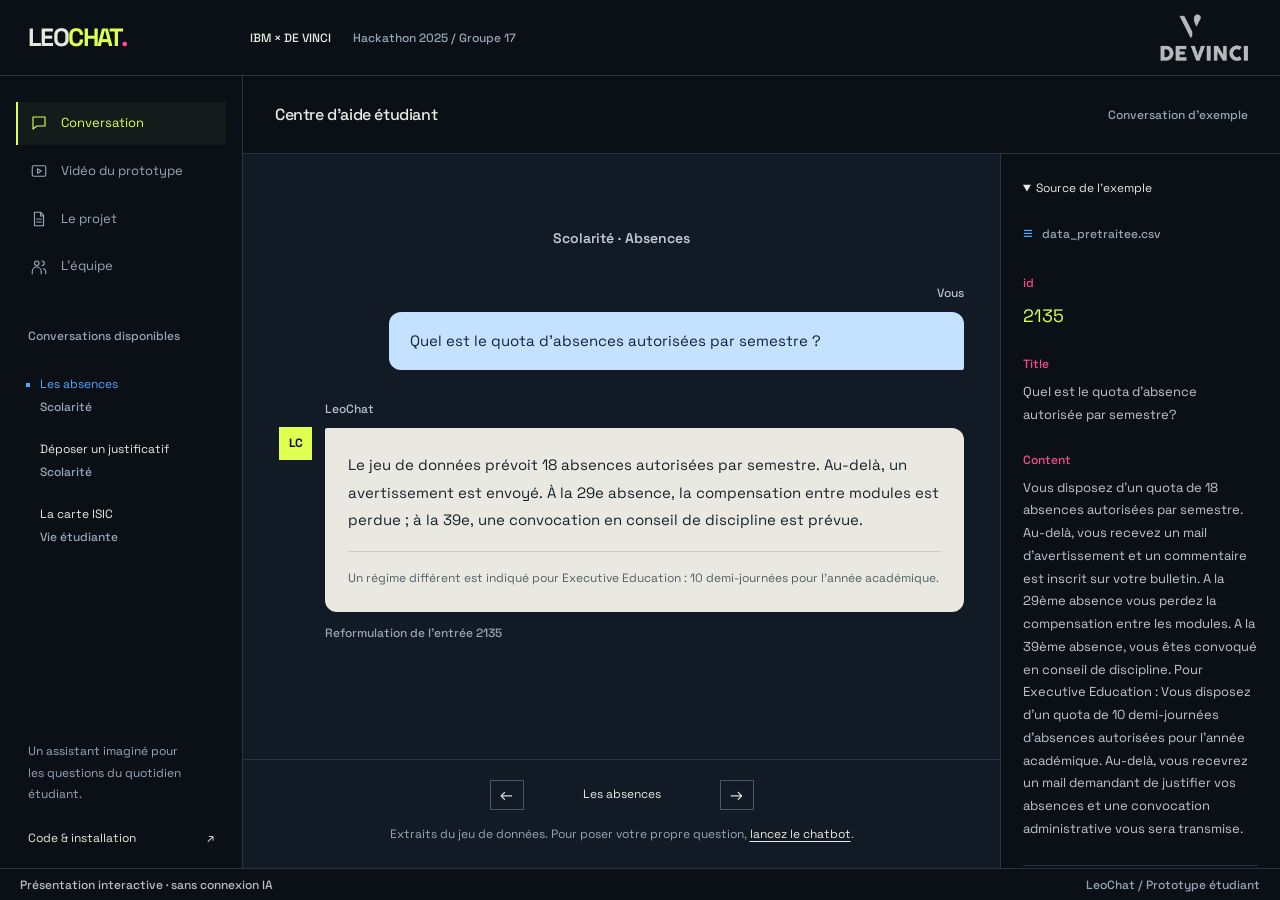
<file: docs/index.html>
<!doctype html>
<html lang="fr">
<head>
  <meta charset="utf-8">
  <meta name="viewport" content="width=device-width, initial-scale=1">
  <meta name="theme-color" content="#0b1017">
  <meta name="description" content="Explorez le prototype LeoChat du hackathon IBM × De Vinci : conversations d’exemple, sources, démonstration et équipe.">
  <title>LeoChat — Explorer le prototype</title>
  <link rel="icon" href="assets/favicon.svg" type="image/svg+xml">
  <link rel="stylesheet" href="styles.css">
  <script src="app.js" defer></script>
</head>
<body>
<a class="skip-link" href="#workspace">Aller au contenu</a>
<div class="app">
  <header class="app-header">
    <a class="brand" href="#conversation" aria-label="LeoChat, conversation">LEO<span>CHAT</span><span class="brand-period">.</span></a>
    <div class="project-context"><span>IBM × DE VINCI</span><span>Hackathon 2025 / Groupe 17</span></div>
    <img src="assets/logo-pole-leonard.png" alt="Pôle Léonard de Vinci" width="96">
  </header>
  <h1 class="sr-only">Explorer le prototype LeoChat</h1>
  <div class="app-body">
    <aside class="sidebar">
      <nav aria-label="Explorer le projet">
        <a class="view-link active" href="#conversation" data-view="conversation" aria-current="page"><svg class="nav-icon" aria-hidden="true" viewBox="0 0 24 24"><path d="M4 4h16v12H9l-5 4V4Z"/></svg>Conversation</a>
        <a class="view-link" href="#demo" data-view="demo"><svg class="nav-icon" aria-hidden="true" viewBox="0 0 24 24"><rect x="3" y="5" width="18" height="14" rx="2"/><path d="m10 9 5 3-5 3Z"/></svg>Vidéo du prototype</a>
        <a class="view-link" href="#projet" data-view="projet"><svg class="nav-icon" aria-hidden="true" viewBox="0 0 24 24"><path d="M6 3h8l4 4v14H6V3Zm8 0v5h4M9 12h6M9 16h6"/></svg>Le projet</a>
        <a class="view-link" href="#equipe" data-view="equipe"><svg class="nav-icon" aria-hidden="true" viewBox="0 0 24 24"><circle cx="9" cy="7" r="3"/><path d="M3 21v-3a6 6 0 0 1 12 0v3m1-17a3 3 0 0 1 0 6m2 4a5 5 0 0 1 3 4v3"/></svg>L’équipe</a>
      </nav>
      <div class="sidebar-questions">
        <p class="sidebar-label">Conversations disponibles</p>
        <button class="scenario active" type="button" data-scenario="absence" aria-pressed="true"><span>Les absences</span><small>Scolarité</small></button>
        <button class="scenario" type="button" data-scenario="justificatif" aria-pressed="false"><span>Déposer un justificatif</span><small>Scolarité</small></button>
        <button class="scenario" type="button" data-scenario="isic" aria-pressed="false"><span>La carte ISIC</span><small>Vie étudiante</small></button>
      </div>
      <div class="sidebar-bottom"><p>Un assistant imaginé pour les questions du quotidien étudiant.</p><a href="https://github.com/Evanguennou29/Chatbot-PULV-Hackaton-IBM-v2" target="_blank" rel="noopener noreferrer">Code & installation <span aria-hidden="true">↗</span></a></div>
    </aside>
    <main class="workspace" id="workspace" tabindex="-1">
      <section class="view conversation-view" id="conversation" aria-labelledby="conversation-heading">
        <div class="view-header"><h2 id="conversation-heading">Centre d’aide étudiant</h2><span>Conversation d’exemple</span></div>
        <div class="conversation-layout">
          <div class="conversation-main">
            <div class="thread" aria-live="polite" aria-atomic="true">
              <p class="thread-subject" id="topic">Scolarité · Absences</p>
              <div class="user-message"><span class="speaker">Vous</span><p id="question-text">Quel est le quota d’absences autorisées par semestre ?</p></div>
              <div class="assistant-message">
                <span class="avatar" aria-hidden="true">LC</span>
                <div class="assistant-body"><span class="speaker">LeoChat</span><div class="answer"><p id="answer-text">Le jeu de données prévoit 18 absences autorisées par semestre. Au-delà, un avertissement est envoyé. À la 29e absence, la compensation entre modules est perdue ; à la 39e, une convocation en conseil de discipline est prévue.</p><p class="answer-detail" id="answer-detail">Un régime différent est indiqué pour Executive Education : 10 demi-journées pour l’année académique.</p></div><p class="answer-reference" id="answer-reference">Reformulation de l’entrée 2135</p></div>
              </div>
            </div>
            <div class="conversation-bottom">
              <div class="example-navigation"><button id="previous-example" type="button" aria-label="Exemple précédent">←</button><span id="example-label">Les absences</span><button id="next-example" type="button" aria-label="Exemple suivant">→</button></div>
              <p>Extraits du jeu de données. Pour poser votre propre question, <a href="https://github.com/Evanguennou29/Chatbot-PULV-Hackaton-IBM-v2#démarrage-avec-docker" target="_blank" rel="noopener noreferrer">lancez le chatbot</a>.</p>
            </div>
          </div>
          <aside class="inspector" aria-label="Source de l’exemple">
            <details open>
              <summary>Source de l’exemple</summary>
              <div class="source-content"><p class="file-name"><span aria-hidden="true">≡</span> data_pretraitee.csv</p><dl class="source-fields"><div><dt>id</dt><dd id="source-id">2135</dd></div><div><dt>Title</dt><dd id="source-title">Quel est le quota d'absence autorisée par semestre?</dd></div><div><dt>Content</dt><dd id="source-content">Vous disposez d'un quota de 18 absences autorisées par semestre. Au-delà, vous recevez un mail d'avertissement et un commentaire est inscrit sur votre bulletin. A la 29ème absence vous perdez la compensation entre les modules. A la 39ème absence, vous êtes convoqué en conseil de discipline. Pour Executive Education : Vous disposez d'un quota de 10 demi-journées d'absences autorisées pour l'année académique. Au-delà, vous recevrez un mail demandant de justifier vos absences et une convocation administrative vous sera transmise.</dd></div></dl><p class="archive-note">Données archivées du projet. Les règles actuelles sont à vérifier auprès de la scolarité.</p></div>
            </details>
          </aside>
        </div>
      </section>
      <section class="view" id="demo" aria-labelledby="demo-heading" hidden>
        <div class="view-header"><h2 id="demo-heading">Vidéo du prototype</h2><span>Archive / 2025</span></div>
        <div class="media-view"><figure><video controls preload="metadata" playsinline aria-label="Démonstration du prototype LeoChat"><source src="assets/video-demo.mp4" type="video/mp4"><a href="assets/video-demo.mp4">Télécharger la vidéo</a></video><figcaption>LeoChat en fonctionnement — enregistrement d’origine du groupe 17.</figcaption></figure><p>L’interface Flask transmet les questions à IBM watsonx.ai et permet de marquer une réponse comme utile.</p></div>
      </section>
      <section class="view" id="projet" aria-labelledby="project-heading" hidden>
        <div class="view-header"><h2 id="project-heading">Le projet</h2><span>En développement</span></div>
        <div class="document-view">
          <p class="document-lead">Rendre le Help Center accessible par la conversation.</p>
          <p>LeoChat est un prototype étudiant du hackathon IBM × Pôle Léonard de Vinci. Les réponses du Help Center servent de contexte à un modèle sur watsonx.ai, pour explorer une consultation en langage naturel.</p>
          <h3>Ce qui tourne aujourd’hui</h3>
          <dl class="project-facts"><div><dt>Interface</dt><dd>Python / Flask</dd></div><div><dt>Génération</dt><dd>IBM watsonx.ai · modèle configurable</dd></div><div><dt>Connaissances</dt><dd>CSV local · 504 entrées initiales</dd></div><div><dt>Lancement</dt><dd>Docker Compose · données persistantes</dd></div></dl>
          <h3>Comment une réponse est produite</h3>
          <p>Le serveur assemble les paires « Entrée / Sortie » du CSV et la question étudiante dans un prompt. Le modèle génère ensuite la réponse. Les retours marqués comme utiles sont ajoutés au fichier local.</p>
          <h3>Ce qui reste à construire</h3>
          <p>La sélection des sources pertinentes, la vérification des réponses et la modération des retours. Le prototype envoie encore tout le CSV au modèle ; il ne dispose pas de recherche vectorielle. Une réponse jugée utile par un étudiant n’est pas une validation par la scolarité.</p>
          <a class="repository-link" href="https://github.com/Evanguennou29/Chatbot-PULV-Hackaton-IBM-v2#démarrage-avec-docker" target="_blank" rel="noopener noreferrer">Consulter le README et lancer le projet ↗</a>
        </div>
      </section>
      <section class="view" id="equipe" aria-labelledby="team-heading" hidden>
        <div class="view-header"><h2 id="team-heading">L’équipe</h2><span>Groupe 17</span></div>
        <div class="team-view"><p class="team-context">Hackathon IBM × De Vinci, 2025.</p><ul class="team-list"><li>Lucie Andacic</li><li>Evan Guennou</li><li>Iyad Hadife</li><li>Valentin Huet</li><li>Iliana Jaunay</li><li>Tiago Machado Monteiro</li></ul><p>Un projet collectif autour de l’automatisation du support étudiant.</p><a class="repository-link" href="https://github.com/Evanguennou29/Chatbot-PULV-Hackaton-IBM-v2" target="_blank" rel="noopener noreferrer">Retrouver le travail de l’équipe sur GitHub ↗</a></div>
      </section>
      <noscript><p class="noscript-note">Activez JavaScript pour changer de conversation et explorer les autres vues. <a href="assets/video-demo.mp4">Voir la démonstration</a> ou <a href="https://github.com/Evanguennou29/Chatbot-PULV-Hackaton-IBM-v2">consulter le dépôt</a>.</p></noscript>
    </main>
  </div>
  <footer class="status-bar"><span>Présentation interactive · sans connexion IA</span><span>LeoChat / Prototype étudiant</span></footer>
</div>
</body>
</html>
</file>
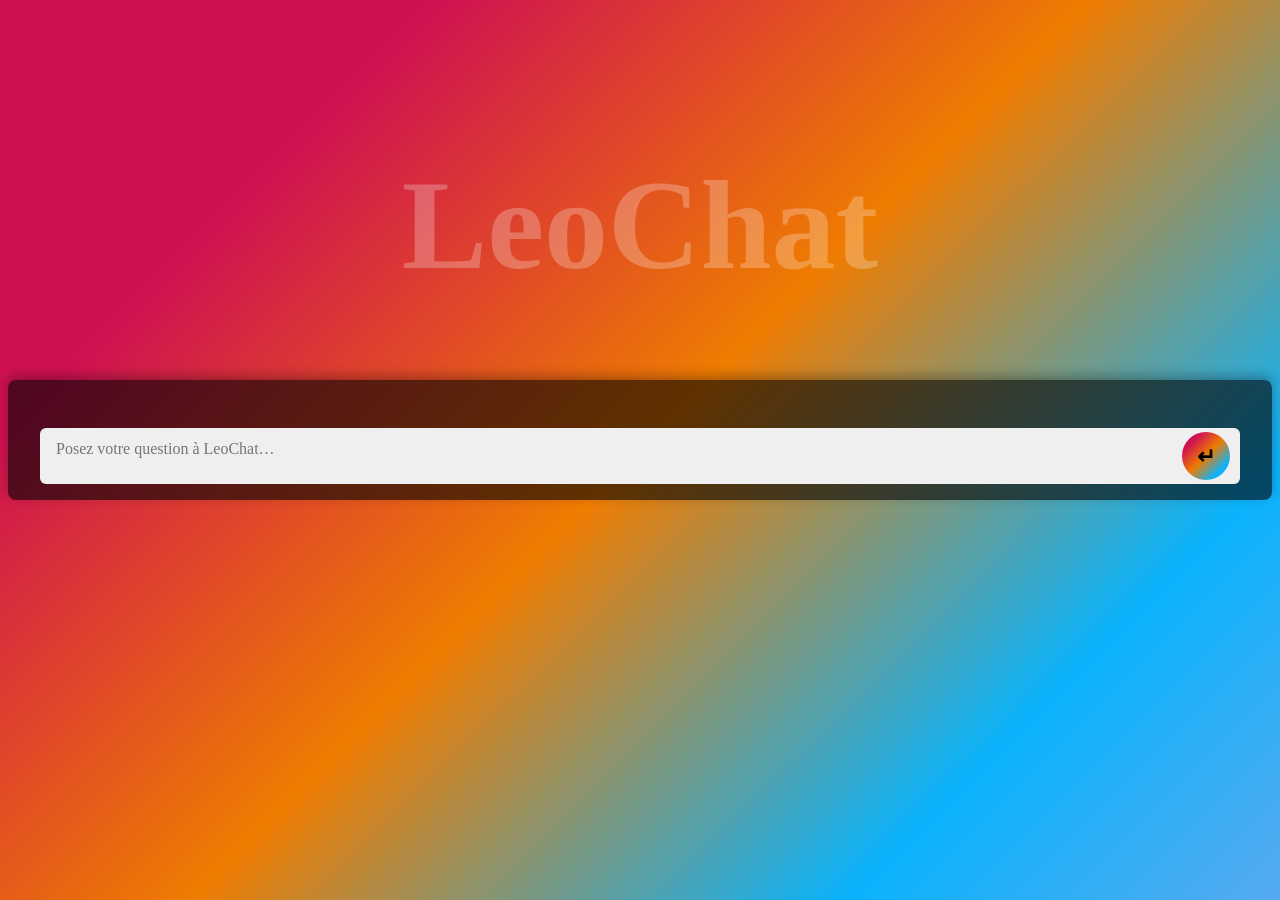
<file: source/templates/ask.html>
<!DOCTYPE html>
<html lang="fr">
<head>
<meta charset="UTF-8">
<meta name="viewport" content="width=device-width, initial-scale=1">

<title>LeoChat</title>
<style>
  body {
    margin: 0;
    height: 100vh;
    display: flex;
    justify-content: center;
    align-items: center;
    background: linear-gradient(135deg, #cf1152 0%, #cf1152 20%, #ef7c01 50%, #0ab3fc 80%, #56aaf0 100%);
    position: relative;
    overflow: hidden;
  }

  .background-text {
    position: absolute;
    top: 25%;
    left: 50%;
    transform: translate(-50%, -50%);
    font-size: 8rem;
    color: rgba(255, 255, 255, 0.25);
    font-weight: bold;
    pointer-events: none;
    user-select: none;
    white-space: nowrap;
  }

  .container {
    background: rgba(0, 0, 0, 0.6);
    padding: 1rem 2rem 1rem 2rem;
    border-radius: 8px;
    width: 100%;
    max-width: 1200px;
    box-shadow: 0 -4px 12px rgba(0,0,0,0.3);
    margin-bottom: 20px;
    z-index: 1;
  }

  .chat-box {
    height: calc(100% - 4rem - 1rem);
    overflow-y: auto;
    display: flex;
    flex-direction: column-reverse;
    gap: 0.5rem;
    padding: 0.5rem 0;
  }

  .message {
    padding: 0.5rem 1rem;
    border-radius: 12px;
    max-width: 80%;
    word-wrap: break-word;
    animation: fadeIn 0.3s ease-in-out;
    position: relative;
  }

  .user-message {
    align-self: flex-end;
    background-color: #f7f6f5;
    color: #000;
  }

  .bot-message {
    align-self: flex-start;
    background-color: #fefdfd;
    color: #080808;
  }

  .satisfy-btn {
    margin-top: 5px;
    padding: 4px 8px;
    font-size: 0.85rem;
    border: none;
    border-radius: 5px;
    cursor: pointer;
    background: linear-gradient(135deg, #cf1152 0%, #cf1152 20%, #ef7c01 45%, #ef7c01 100%);
  } 

  @keyframes fadeIn {
    from {opacity: 0;}
    to {opacity: 1;}
  }

  .input-group {
    position: relative;
    display: flex;
    align-items: center;
  }

  textarea {
    flex: 1;
    padding: 0.75rem 1rem;
    border: none;
    border-radius: 6px;
    resize: none;
    font-size: 1rem;
    font-family: inherit;
    box-sizing: border-box;
    background-color: #efefef;
    color: #333333;
    height: 3.5rem;
  }

  button.send-btn {
    position: absolute;
    right: 10px;
    top: 50%;
    transform: translateY(-50%);
    width: 48px;
    height: 48px;
    border: none;
    border-radius: 50%;
    background: linear-gradient(135deg, #cf1152 0%, #cf1152 20%, #ef7c01 50%, #0ab3fc 80%, #56aaf0 100%);
    cursor: pointer;
    font-size: 1.4rem;
    font-weight: bold;
    display: flex;
    align-items: center;
    justify-content: center;
  }

  button.send-btn:hover {
    opacity: 0.9;
  }
</style>
</head>
<body>
<div class="background-text">LeoChat</div>

<div class="container">
  <div class="chat-box" id="chatBox" role="log" aria-label="Conversation" style="max-height:500px; overflow-y:auto; margin-bottom:1rem;"></div>
  <p id="status" role="status" style="color:white"></p>

  <form id="questionForm">
    <div class="input-group">
      <textarea id="question" name="question" rows="3" aria-label="Votre question" maxlength="2000" placeholder="Posez votre question à LeoChat…" required></textarea>
      <button type="submit" class="send-btn" aria-label="Envoyer">↵</button>
    </div>
  </form>
</div>

<script>
const form = document.getElementById('questionForm');
const textarea = document.getElementById('question');
const chatBox = document.getElementById('chatBox');
const status = document.getElementById('status');
const sendButton = form.querySelector('button');
let pending = false;

function addMessage(text, sender, showSatisfy=false, qaData=null) {
    const div = document.createElement('div');
    div.textContent = text;
    div.classList.add('message', sender === 'user' ? 'user-message' : 'bot-message');

    if (showSatisfy && qaData) {
        const btn = document.createElement('button');
        btn.textContent = "✔️ Je suis satisfait";
        btn.className = 'satisfy-btn';
        btn.addEventListener('click', async () => {
            try {
                const response = await fetch('/satisfied', {
                    method: 'POST',
                    headers: {'Content-Type': 'application/json'},
                    body: JSON.stringify(qaData)
                });
                const result = await response.json();
                if (!response.ok) throw new Error(result.error || 'Retour non enregistré.');
                if (result.success) {
                    btn.textContent = "Merci pour votre retour !";
                    btn.disabled = true;
                }
            } catch(err) {
                status.textContent = err.message || 'Impossible d’enregistrer votre retour.';
            }
        });
        div.appendChild(document.createElement('br'));
        div.appendChild(btn);
    }

    chatBox.prepend(div);
}

form.addEventListener('submit', async function(event){
    event.preventDefault();
    const question = textarea.value.trim();
    if (!question || pending) return;
    pending = true;
    sendButton.disabled = true;
    status.textContent = 'Recherche d’une réponse…';

    addMessage(question, 'user');
    textarea.value = '';

    try {
        const response = await fetch('/answer', {
            method: 'POST',
            headers: {'Content-Type': 'application/json'},
            body: JSON.stringify({question})
        });
        const data = await response.json();
        if (!response.ok) throw new Error(data.error || 'Le service est indisponible.');
        status.textContent = '';
        if (data.answer) {
            addMessage(data.answer, 'bot', true, {question: data.question, answer: data.answer});
        }
    } catch (err) {
        status.textContent = err.message || 'Connexion impossible. Réessayez.';
    } finally {
        pending = false;
        sendButton.disabled = false;
    }
});

textarea.addEventListener('keydown', function(event) {
    if (event.key === 'Enter' && !event.shiftKey) {
        event.preventDefault();
        form.dispatchEvent(new Event('submit'));
    }
});
</script>
</body>
</html>
</file>
<file: docs/styles.css>
@import url('https://fonts.googleapis.com/css2?family=Space+Grotesk:wght@400;500;600;700&display=swap');

:root {
  --ink: #0b1017;
  --surface: #111a25;
  --raised: #192431;
  --paper: #e9e9e1;
  --acid: #dfff51;
  --pink: #fb4b93;
  --blue: #53a7ff;
  --muted: #98a7b6;
  --line: #293544;
  --sans: 'Space Grotesk', Arial, sans-serif;
}
* { box-sizing: border-box; }
body { margin: 0; background: var(--ink); color: var(--paper); font: 14px/1.6 var(--sans); }
button, a { font: inherit; }
button { cursor: pointer; }
a { color: inherit; text-decoration: none; }
button { color: inherit; }
[hidden] { display: none !important; }
::selection { background: var(--acid); color: var(--ink); }
:focus-visible { outline: 2px solid var(--acid); outline-offset: 4px; }
.sr-only { position: absolute; width: 1px; height: 1px; padding: 0; overflow: hidden; clip-path: inset(50%); white-space: nowrap; }
.skip-link { position: fixed; top: -100px; left: 20px; z-index: 5; padding: 10px 16px; background: var(--acid); color: var(--ink); }
.skip-link:focus { top: 8px; }
.app { height: 100dvh; min-height: 620px; display: grid; grid-template-rows: 76px minmax(0, 1fr) 32px; }
.app-header { display: flex; align-items: center; gap: 35px; padding: 0 28px; border-bottom: 1px solid var(--line); }
.brand { font-size: 25px; line-height: 1; font-weight: 700; letter-spacing: -1.6px; width: 187px; flex-shrink: 0; }
.brand > span:first-child { color: var(--acid); }
.brand-period { color: var(--pink); }
.project-context { display: flex; gap: 22px; align-items: center; font: 500 12px/1.5 var(--sans); color: var(--muted); }
.project-context > span:first-child { color: var(--paper); }
.app-header img { margin-left: auto; width: 96px; height: auto; filter: invert(1); opacity: .8; }
.app-body { display: grid; grid-template-columns: 243px minmax(0, 1fr); min-height: 0; }
.sidebar { display: flex; flex-direction: column; border-right: 1px solid var(--line); padding: 26px 16px 20px; min-height: 0; overflow-y: auto; }
.sidebar nav { display: grid; gap: 5px; }
.view-link { display: flex; align-items: center; gap: 13px; padding: 11px 12px; color: var(--muted); font-size: 13px; border-left: 2px solid transparent; }
.view-link:hover { background: var(--surface); color: var(--paper); }
.view-link.active { background: #dfff510c; color: var(--acid); border-left-color: var(--acid); }
.nav-icon { width: 18px; height: 18px; flex-shrink: 0; fill: none; stroke: currentColor; stroke-width: 1.5; stroke-linecap: round; stroke-linejoin: round; }
.sidebar-questions { margin-top: 38px; }
.sidebar-label { font: 500 12px/1.7 var(--sans); color: var(--muted); margin: 0 12px 16px; }
.scenario { display: block; width: 100%; text-align: left; border: 0; background: transparent; padding: 12px 14px 12px 24px; position: relative; }
.scenario span { display: block; font-size: 12px; }
.scenario small { font: 500 12px/1.5 var(--sans); color: var(--muted); display: block; margin-top: 4px; }
.scenario:hover { background: var(--surface); }
.scenario.active::before { content: ''; position: absolute; left: 10px; top: 20px; width: 4px; height: 4px; background: var(--blue); }
.scenario.active span { color: var(--blue); }
.sidebar-bottom { margin-top: auto; padding: 36px 12px 0; }
.sidebar-bottom p { font-size: 12px; color: var(--muted); line-height: 1.8; max-width: 165px; margin: 0 0 23px; }
.sidebar-bottom a { font-size: 12px; display: flex; justify-content: space-between; color: var(--paper); }
.sidebar-bottom a:hover { color: var(--acid); }
.workspace { min-width: 0; min-height: 0; overflow: hidden; outline: none; }
.view { height: 100%; display: flex; flex-direction: column; min-height: 0; }
.view-header { display: flex; align-items: center; justify-content: space-between; gap: 18px; padding: 23px 32px; min-height: 78px; border-bottom: 1px solid var(--line); }
.view-header h2 { font-size: 16px; font-weight: 500; letter-spacing: -.4px; margin: 0; }
.view-header > span { font: 500 12px/1.5 var(--sans); color: var(--muted); }
.conversation-layout { display: grid; grid-template-columns: minmax(0, 1fr) 280px; flex: 1; min-height: 0; }
.conversation-main { min-width: 0; min-height: 0; display: flex; flex-direction: column; background: var(--surface); }
.thread { width: 100%; max-width: 850px; margin: auto; padding: 36px 36px 42px; overflow-y: auto; }
.thread-subject { margin: 0 0 35px; text-align: center; color: #c2cbd4; font: 600 14px/1.5 var(--sans); }
.user-message { max-width: 84%; margin-left: auto; margin-bottom: 30px; }
.speaker { display: block; color: #b6c2cd; font-size: 12px; font-weight: 500; margin-bottom: 9px; }
.user-message > .speaker { text-align: right; }
.user-message > p { margin: 0; padding: 17px 21px; background: #c4e1ff; color: #112437; font-size: 15px; line-height: 1.6; border-radius: 12px 12px 2px 12px; }
.assistant-message { display: flex; align-items: flex-start; gap: 13px; }
.avatar { flex-shrink: 0; margin-top: 27px; display: grid; place-items: center; width: 33px; height: 33px; background: var(--acid); color: var(--ink); font-size: 12px; font-weight: 700; letter-spacing: -1px; }
.assistant-body { flex: 1; min-width: 0; }
.answer { background: var(--paper); color: #17222b; padding: 23px; border-radius: 2px 12px 12px 12px; }
.answer > p { font-size: 15px; line-height: 1.85; margin: 0; }
.answer > .answer-detail { font-size: 12px; line-height: 1.7; padding-top: 16px; margin-top: 17px; border-top: 1px solid #c7cdc9; color: #505f64; }
.answer-reference { color: var(--muted); font: 500 12px/1.5 var(--sans); margin: 12px 0 0; }
.conversation-bottom { padding: 20px 32px 24px; margin-top: auto; border-top: 1px solid var(--line); }
.example-navigation { display: flex; gap: 18px; align-items: center; justify-content: center; }
.example-navigation button { width: 34px; height: 30px; background: transparent; border: 1px solid #47566a; font-size: 16px; }
.example-navigation button:hover { background: var(--acid); color: var(--ink); border-color: var(--acid); }
.example-navigation > span { min-width: 160px; text-align: center; font-size: 12px; }
.conversation-bottom > p { color: var(--muted); font-size: 12px; text-align: center; margin: 15px 0 0; }
.conversation-bottom a { text-decoration: underline; text-underline-offset: 3px; color: var(--paper); }
.inspector { border-left: 1px solid var(--line); min-height: 0; overflow-y: auto; padding: 25px 22px; }
.inspector summary { color: var(--paper); font-size: 12px; cursor: pointer; }
.source-content { padding-top: 23px; }
.file-name { font: 500 12px/1.5 var(--sans); color: var(--muted); display: flex; align-items: center; gap: 9px; margin: 0 0 27px; overflow-wrap: anywhere; }
.file-name span { color: var(--blue); font-size: 17px; }
.source-fields { margin: 0; }
.source-fields > div { margin-bottom: 24px; }
.source-fields dt { color: var(--pink); font: 500 12px/1.5 var(--sans); margin-bottom: 8px; }
.source-fields dd { margin: 0; font: 400 13px/1.75 var(--sans); color: #bdc7d0; overflow-wrap: anywhere; }
.source-fields > div:first-child dd { color: var(--acid); font-size: 18px; }
.archive-note { border-top: 1px solid var(--line); padding-top: 19px; color: var(--muted); font-size: 12px; line-height: 1.9; }
.media-view, .document-view, .team-view { padding: 40px; overflow-y: auto; }
.media-view { margin: auto; max-width: 1150px; width: 100%; }
.media-view figure { margin: 0; }
.media-view video { width: 100%; max-height: 65dvh; display: block; background: #000; aspect-ratio: 16/9; }
.media-view figcaption { margin-top: 18px; font: 500 12px/1.8 var(--sans); color: var(--blue); }
.media-view > p { color: var(--muted); font-size: 12px; max-width: 650px; }
.document-view { max-width: 880px; }
.document-view > p { font-size: 14px; line-height: 1.9; color: #aebbc6; }
.document-view > .document-lead { font-size: 26px; color: var(--paper); line-height: 1.4; margin-top: 0; letter-spacing: -.7px; max-width: 570px; }
.document-view h3 { color: var(--acid); font-size: 13px; font-weight: 500; margin: 32px 0 15px; }
.project-facts { margin: 0; }
.project-facts > div { display: grid; grid-template-columns: 150px 1fr; border-top: 1px solid var(--line); padding: 10px 0; gap: 15px; }
.project-facts dt { font: 500 12px/1.8 var(--sans); color: var(--muted); }
.project-facts dd { margin: 0; font-size: 12px; }
.repository-link { color: var(--blue); display: inline-block; margin-top: 25px; font-size: 12px; text-decoration: underline; text-underline-offset: 4px; }
.repository-link:hover { color: var(--acid); }
.team-view { width: 100%; max-width: 880px; }
.team-context { margin: 0 0 30px; font: 500 12px/1.5 var(--sans); color: var(--pink); }
.team-list { margin: 0 0 26px; padding: 0; list-style: none; }
.team-list li { padding: 14px 0; border-top: 1px solid var(--line); font-size: 21px; letter-spacing: -.6px; }
.team-list li:last-child { border-bottom: 1px solid var(--line); }
.team-view > p:not(.team-context) { font-size: 12px; color: var(--muted); }
.status-bar { border-top: 1px solid var(--line); display: flex; justify-content: space-between; align-items: center; padding: 0 20px; color: var(--muted); font: 500 12px/1.5 var(--sans); gap: 16px; }
.status-bar > span:first-child { color: #b9c0c5; }
.noscript-note { padding: 20px; font-size: 12px; }
.noscript-note a { text-decoration: underline; }
@media (min-width: 1600px) { .thread { padding-left: 55px; padding-right: 55px; } .conversation-layout { grid-template-columns: minmax(0, 1fr) 320px; } .inspector { padding: 28px; } }
@media (max-width: 1150px) {
  .app-body { grid-template-columns: 210px minmax(0, 1fr); }
  .brand { width: 154px; }
  .sidebar { padding-left: 10px; padding-right: 10px; }
  .conversation-layout { grid-template-columns: minmax(0, 1fr) 230px; }
  .inspector { padding: 24px 18px; }
  .thread { padding: 28px 24px; }
  .answer { padding: 20px; }
  .answer > p { font-size: 14px; }
}
@media (max-width: 960px) {
  .conversation-layout { display: flex; flex-direction: column; overflow-y: auto; }
  .conversation-main { flex: 1 0 auto; }
  .thread { overflow: visible; }
  .inspector { overflow: visible; border-left: 0; border-top: 1px solid var(--line); padding: 18px 28px; }
  .source-fields > div { margin-bottom: 18px; }
  .source-fields > div:last-child dd { max-width: 600px; }
  .project-context > span:last-child { display: none; }
}
@media (max-width: 650px) {
  .app { height: auto; min-height: 100dvh; grid-template-rows: 66px 1fr auto; }
  .app-header { padding: 0 18px; gap: 15px; }
  .brand { width: auto; font-size: 22px; }
  .project-context { font-size: 12px; margin-left: auto; }
  .app-header img { display: none; }
  .app-body { display: block; }
  .sidebar { border-right: 0; border-bottom: 1px solid var(--line); padding: 0; overflow: visible; }
  .sidebar nav { display: flex; gap: 0; overflow-x: auto; }
  .view-link { padding: 15px 16px; flex-shrink: 0; border-left: 0; border-bottom: 2px solid transparent; font-size: 12px; gap: 0; }
  .view-link.active { border-bottom-color: var(--acid); border-left: 0; }
  .nav-icon, .sidebar-questions, .sidebar-bottom { display: none; }
  .workspace { overflow: visible; }
  .view { height: auto; min-height: 0; }
  .view-header { padding: 22px 18px; min-height: 70px; }
  .view-header h2 { font-size: 14px; }
  .view-header > span { font-size: 12px; max-width: 100px; text-align: right; line-height: 1.7; }
  .conversation-layout { display: block; overflow: visible; }
  .thread { padding: 26px 18px 32px; }
  .thread-subject { margin-bottom: 27px; }
  .user-message { max-width: 88%; margin-bottom: 28px; }
  .user-message > p { padding: 15px 17px; font-size: 14px; }
  .assistant-message { gap: 10px; }
  .avatar { width: 26px; height: 26px; font-size: 12px; }
  .answer { padding: 18px; }
  .answer > p { font-size: 14px; line-height: 1.8; }
  .answer > .answer-detail { font-size: 12px; }
  .conversation-bottom { padding: 20px 18px; }
  .conversation-bottom > p { font-size: 12px; line-height: 1.9; }
  .inspector { padding: 22px 20px; }
  .source-content { padding-top: 20px; }
  .status-bar { min-height: 42px; padding: 12px 18px; font-size: 12px; line-height: 1.8; }
  .status-bar > span:last-child { display: none; }
  .media-view, .document-view, .team-view { padding: 26px 20px; overflow: visible; }
  .media-view { margin: 0; }
  .media-view video { max-height: none; }
  .document-view > .document-lead { font-size: 23px; }
  .document-view > p { font-size: 13px; }
  .project-facts > div { grid-template-columns: 105px 1fr; }
  .team-list li { font-size: 19px; }
}
@media (prefers-reduced-motion: reduce) { *, *::before, *::after { scroll-behavior: auto !important; } }
</file>
